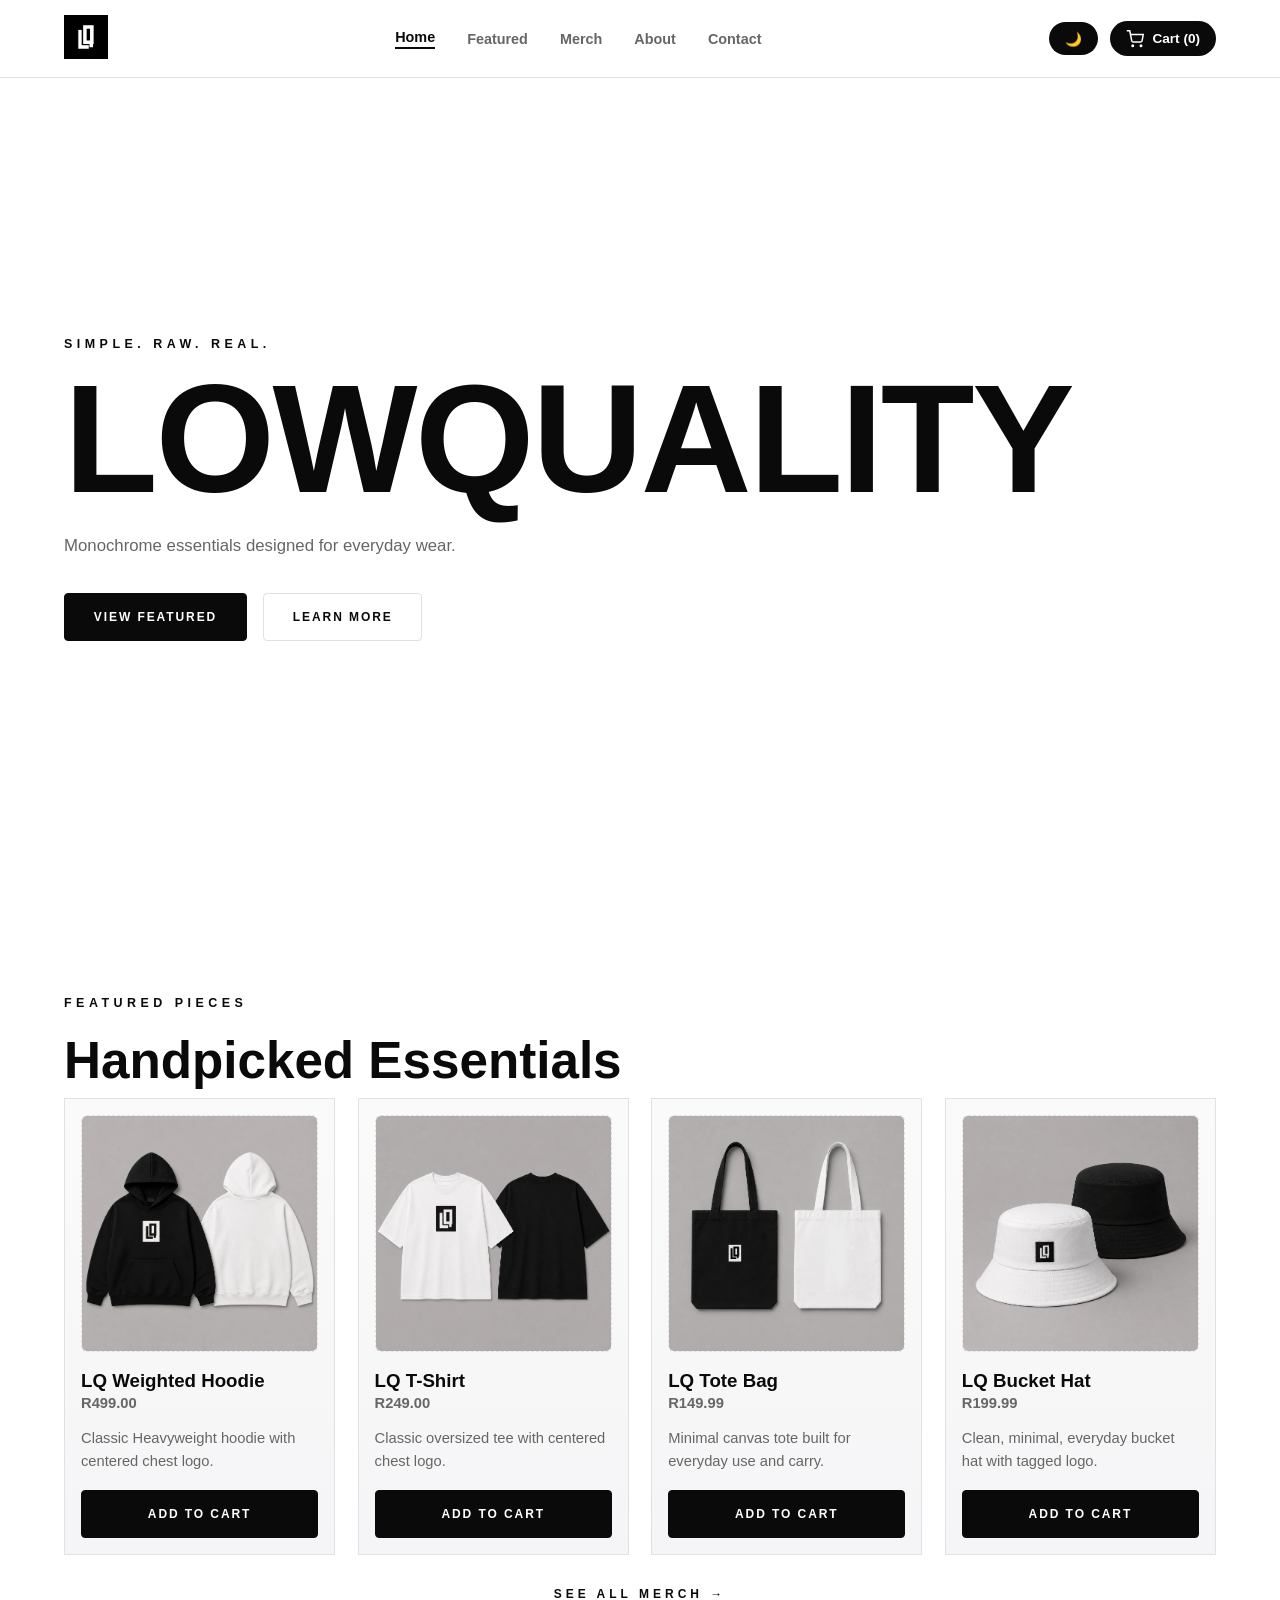
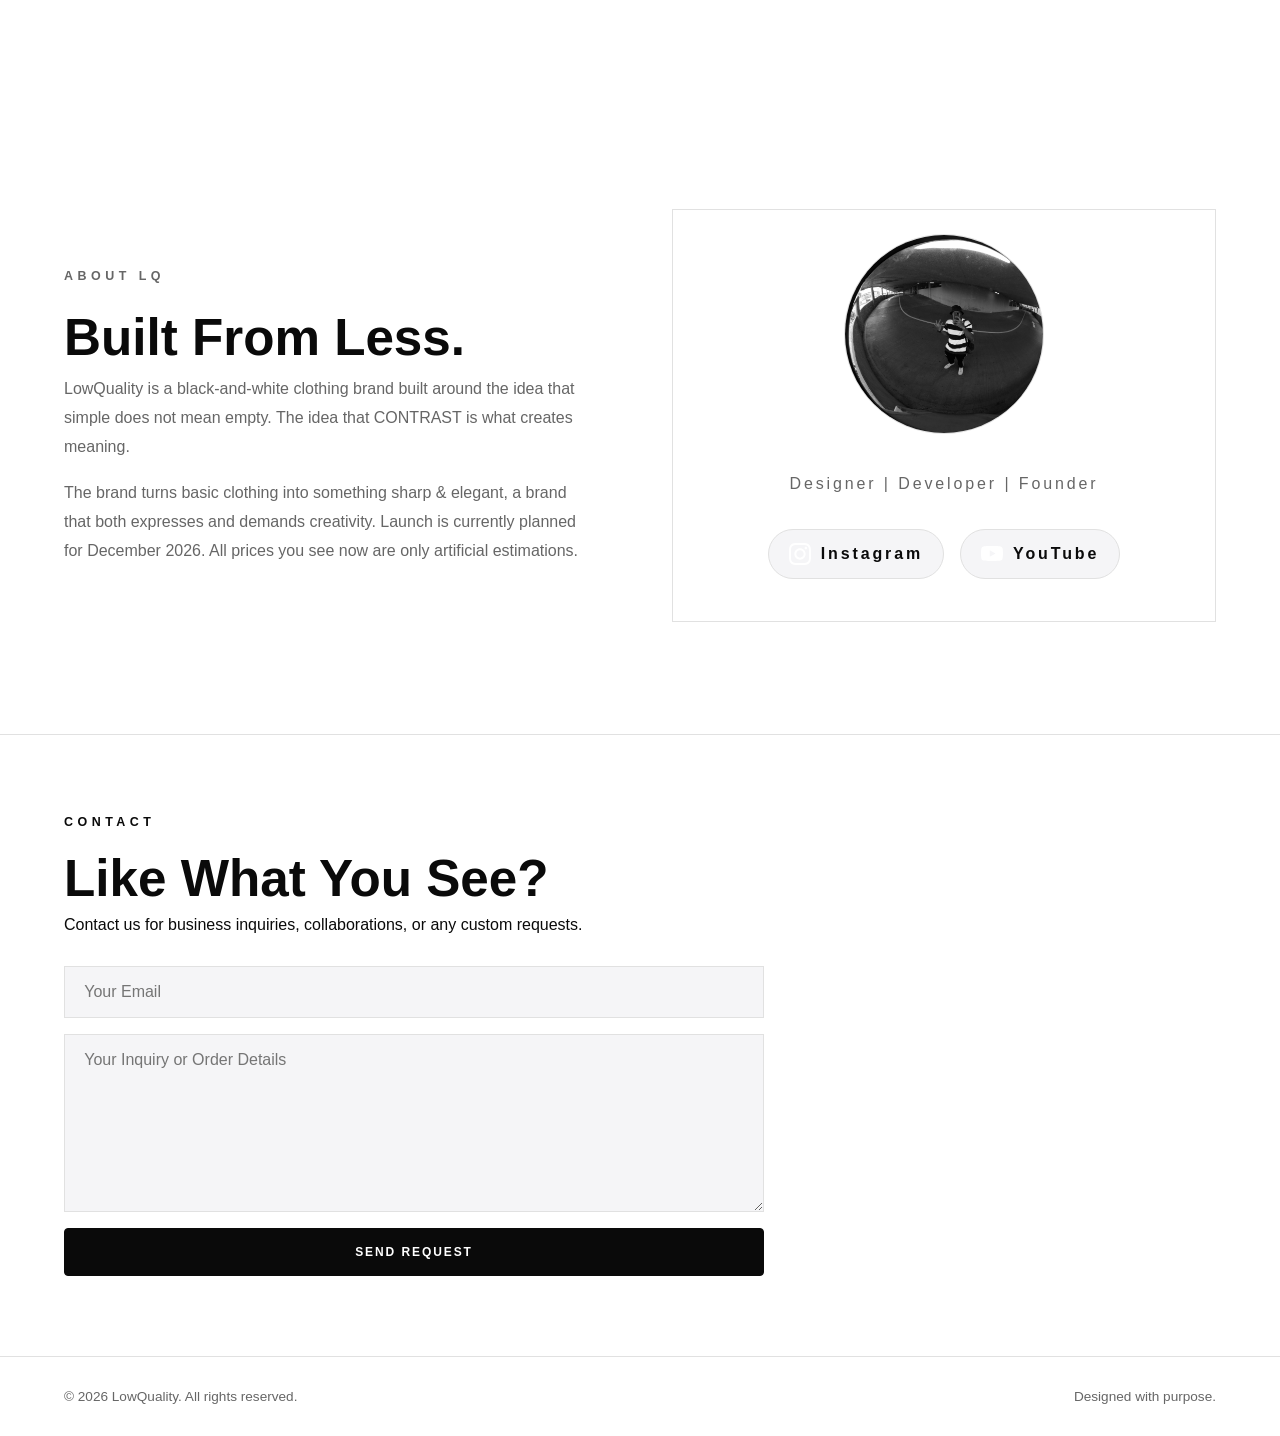
<file: index.html>
<!DOCTYPE html>
<html lang="en">

<head>
    <meta charset="UTF-8" />
    <meta name="viewport" content="width=device-width, initial-scale=1.0" />
    <title>LowQuality | Clothing Store</title>
    <link rel="stylesheet" href="style.css" />
    <link rel="stylesheet" href="assets/photoswipe/photoswipe.css" />
    <link rel="icon" href="favicon.png">
</head>

<body>

<header class="site-header">
    <a href="index.html#home">
        <img class="logo" id="site-logo" src="assets/icons/logo_b.png" alt="LowQuality Logo">
    </a>

    <button id="mobile-menu-toggle" class="mobile-menu-btn" aria-label="Toggle Navigation">
        <span class="hamburger-bar"></span>
        <span class="hamburger-bar"></span>
        <span class="hamburger-bar"></span>
    </button>

    <nav id="nav-menu">
        <a href="index.html#home">Home</a>
        <a href="index.html#featured">Featured</a>
        <a href="merch.html">Merch</a>
        <a href="index.html#about">About</a>
        <a href="index.html#contact">Contact</a>
    </nav>

    <div class="header-actions">
        <button id="theme-toggle" class="theme-toggle-btn" aria-label="Toggle theme">
            <span id="theme-icon">🌙</span>
        </button>

        <a href="cart.html" class="cart-btn">
            <svg width="18" height="18" viewBox="0 0 24 24" fill="none" stroke="currentColor" stroke-width="2">
                <circle cx="9" cy="21" r="1"></circle>
                <circle cx="20" cy="21" r="1"></circle>
                <path d="M1 1h4l2.68 13.39a2 2 0 0 0 2 1.61h9.72a2 2 0 0 0 2-1.61L23 6H6"></path>
            </svg>
            <span>Cart (<span id="cart-count">0</span>)</span>
        </a>
    </div>
</header>

    <main>
        <section id="home" class="hero">
            <p class="eyebrow">Simple. Raw. Real.</p>
            <h1>LOWQUALITY</h1>

            <p class="hero-text">
                Monochrome essentials designed for everyday wear.
            </p>

            <div class="hero-buttons">
                <a href="#featured" class="btn btn-light">View Featured</a>
                <a href="#about" class="btn btn-dark">Learn More</a>
            </div>
        </section>

        <section id="featured" class="section">
            <p class="eyebrow">Featured Pieces</p>
            <h2>Handpicked Essentials</h2>

            <div class="product-grid">
                <article class="product-card">
                    <a class="product-image" href="assets/apparel/hoodie_bw.webp" data-pswp-width="1024" data-pswp-height="1024" target="_blank">
                        <img src="assets/apparel/hoodie_bw.webp" alt="LowQuality Hoodie">
                    </a>
                    <br>
                    <h3>LQ Weighted Hoodie</h3>
                    <p class="price">R499.00</p>
                    <p>Classic Heavyweight hoodie with centered chest logo.</p>
                    <button class="add-to-cart-btn btn btn-light" data-id="lq-hoodie" data-name="LQ Weighted Hoodie" data-price="499.00" data-img="assets/apparel/hoodie_bw.webp">
                        Add to Cart
                    </button>
                </article>

                <article class="product-card">
                    <a class="product-image" href="assets/apparel/shirt_wb.webp" data-pswp-width="1024" data-pswp-height="1024" target="_blank">
                        <img src="assets/apparel/shirt_wb.webp" alt="LowQuality Tee">
                    </a>
                    <br>
                    <h3>LQ T-Shirt</h3>
                    <p class="price">R249.00</p>
                    <p>Classic oversized tee with centered chest logo.</p>
                    <button class="add-to-cart-btn btn btn-light" data-id="lq-tshirt" data-name="LQ T-Shirt" data-price="249.00" data-img="assets/apparel/shirt_wb.webp">
                        Add to Cart
                    </button>
                </article>

                <article class="product-card">
                    <a class="product-image" href="assets/apparel/bag_wb.webp" data-pswp-width="1024" data-pswp-height="1024" target="_blank">
                        <img src="assets/apparel/bag_wb.webp" alt="LowQuality Tote Bag">
                    </a>
                    <br>
                    <h3>LQ Tote Bag</h3>
                    <p class="price">R149.99</p>
                    <p>Minimal canvas tote built for everyday use and carry.</p>
                    <button class="add-to-cart-btn btn btn-light" data-id="lq-tote" data-name="LQ Tote Bag" data-price="149.99" data-img="assets/apparel/bag_wb.webp">
                        Add to Cart
                    </button>
                </article>

                <article class="product-card">
                    <a class="product-image" href="assets/apparel/bucket_hat_wb.webp" data-pswp-width="1024" data-pswp-height="1024" target="_blank">
                        <img src="assets/apparel/bucket_hat_wb.webp" alt="LowQuality Bucket Hat">
                    </a>
                    <br>
                    <h3>LQ Bucket Hat</h3>
                    <p class="price">R199.99</p>
                    <p>Clean, minimal, everyday bucket hat with tagged logo.</p>
                    <button class="add-to-cart-btn btn btn-light" data-id="lq-bucket-hat" data-name="LQ Bucket Hat" data-price="199.99" data-img="assets/apparel/bucket_hat_wb.webp">
                        Add to Cart
                    </button>
                </article>
            </div>

            <a href="merch.html" class="text-link">SEE ALL MERCH →</a>
        </section>

        <section id="about" class="about-section">
            <div>
                <p class="eyebrow">About LQ</p>
                <h2>Built From Less.</h2>

                <p>
                    LowQuality is a black-and-white clothing brand built around the idea
                    that simple does not mean empty. The idea that CONTRAST is what creates
                    meaning.
                </p>
                <br>
                <p>
                    The brand turns basic clothing into something sharp & elegant,
                    a brand that both expresses and demands creativity. Launch is
                    currently planned for <span>December 2026</span>. All prices you see now are
                    only artificial estimations.
                </p>
            </div>

            <div class="graphic-box">
                <img src="assets/apparel/thabang.jpg" alt="Portrait of Thabang Malele" class="profile-photo">
                <br><br>
                <p>Designer | Developer | Founder</p>
                <div class="social-links">
                    <a href="https://www.instagram.com/sovdoesart" target="_blank">
                        <img src="assets/icons/instagram.svg" alt="Instagram icon">
                        Instagram
                    </a>
                    <a href="https://www.youtube.com/@sovtalksfiction" target="_blank">
                        <img src="assets/icons/youtube.svg" alt="YouTube icon">
                        YouTube
                    </a>
                </div>
                <br>
            </div>
        </section>

        <section id="contact" class="contact-section">
            <p class="eyebrow">Contact</p>
            <h2>Like What You See?</h2>

            <p>
                Contact us for business inquiries, collaborations, or any custom requests.
            </p>

            <form action="https://api.web3forms.com/submit" method="POST" class="contact-form">
                <input type="hidden" name="access_key" value="0fe1abfb-c965-4b14-9a2f-18bde9db8925">
                <input type="hidden" name="redirect" value="https://lowquality.co.za/order-confirmed.html">
                <input type="hidden" name="subject" value="LOWQUALITY Business Inquiry">

                <input type="email" name="email" placeholder="Your Email" autocomplete="email" required>
                <textarea name="message" id="order-message" placeholder="Your Inquiry or Order Details" rows="8" required></textarea>

                <button type="submit" class="btn btn-light">
                    Send Request
                </button>
            </form>
        </section>
    </main>

    <footer>
        <p>© 2026 LowQuality. All rights reserved.</p>
        <p>Designed with purpose.</p>
    </footer>

    <script type="module" src="script.js"></script>
</body>

</html>
</file>
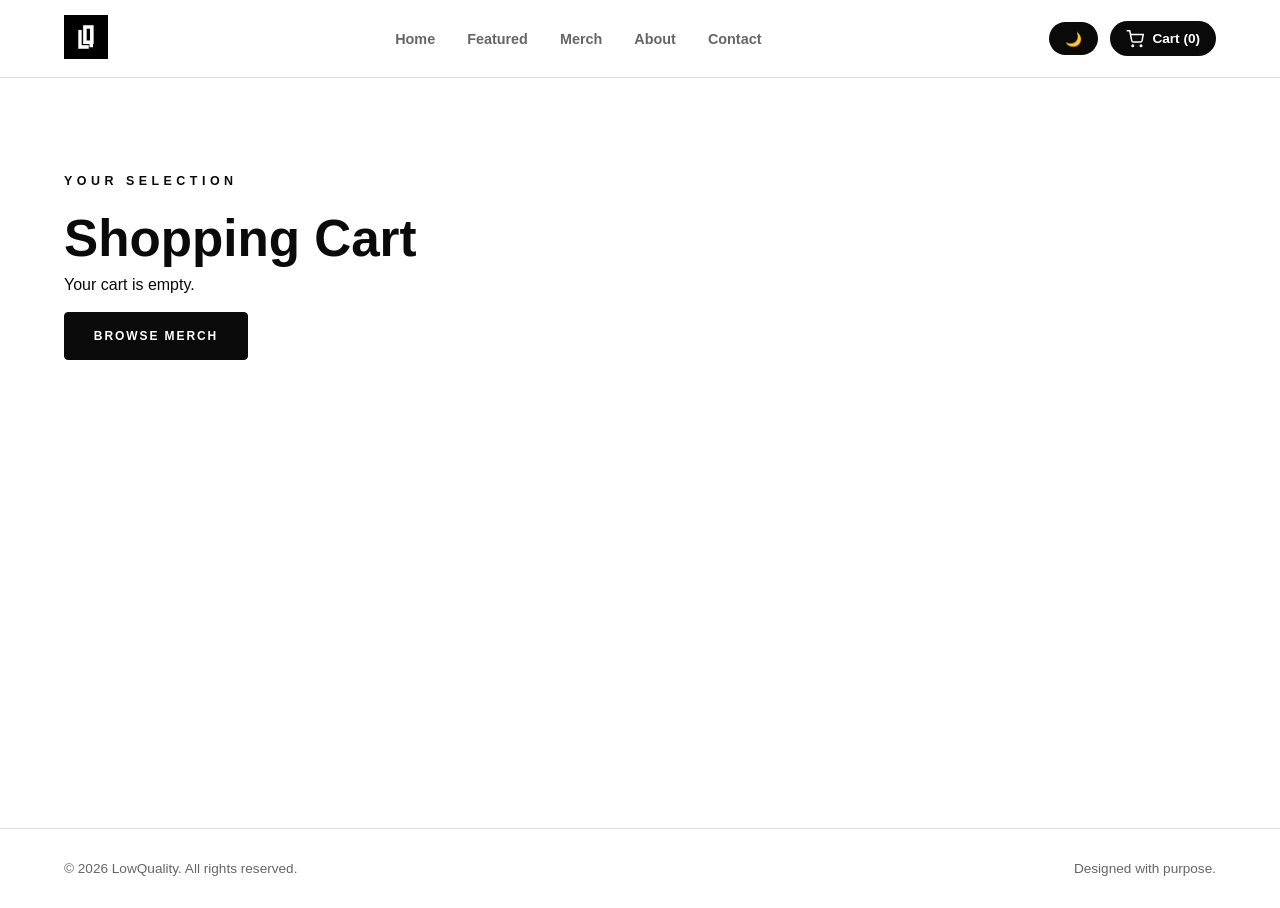
<file: cart.html>
<!DOCTYPE html>
<html lang="en">

<head>
    <meta charset="UTF-8">
    <meta name="viewport" content="width=device-width, initial-scale=1.0">
    <title>LowQuality | Your Cart</title>
    <link rel="stylesheet" href="style.css">
    <link rel="icon" href="favicon.png">
</head>

<body>
<header class="site-header">
    <a href="index.html#home">
        <img class="logo" id="site-logo" src="assets/icons/logo_b.png" alt="LowQuality Logo">
    </a>

    <button id="mobile-menu-toggle" class="mobile-menu-btn" aria-label="Toggle Navigation">
        <span class="hamburger-bar"></span>
        <span class="hamburger-bar"></span>
        <span class="hamburger-bar"></span>
    </button>

    <nav id="nav-menu">
        <a href="index.html#home">Home</a>
        <a href="index.html#featured">Featured</a>
        <a href="merch.html">Merch</a>
        <a href="index.html#about">About</a>
        <a href="index.html#contact">Contact</a>
    </nav>

    <div class="header-actions">
        <button id="theme-toggle" class="theme-toggle-btn" aria-label="Toggle theme">
            <span id="theme-icon">🌙</span>
        </button>

        <a href="cart.html" class="cart-btn">
            <svg width="18" height="18" viewBox="0 0 24 24" fill="none" stroke="currentColor" stroke-width="2">
                <circle cx="9" cy="21" r="1"></circle>
                <circle cx="20" cy="21" r="1"></circle>
                <path d="M1 1h4l2.68 13.39a2 2 0 0 0 2 1.61h9.72a2 2 0 0 0 2-1.61L23 6H6"></path>
            </svg>
            <span>Cart (<span id="cart-count">0</span>)</span>
        </a>
    </div>
</header>

    <main class="cart-page">
        <section class="section">
            <p class="eyebrow">Your Selection</p>
            <h2>Shopping Cart</h2>

            <div id="cart-content">
                <!-- Javascript will dynamically inject cart items or empty state here -->
            </div>
        </section>
    </main>

    <footer>
        <p>© 2026 LowQuality. All rights reserved.</p>
        <p>Designed with purpose.</p>
    </footer>

    <script type="module" src="script.js"></script>
</body>

</html>
</file>
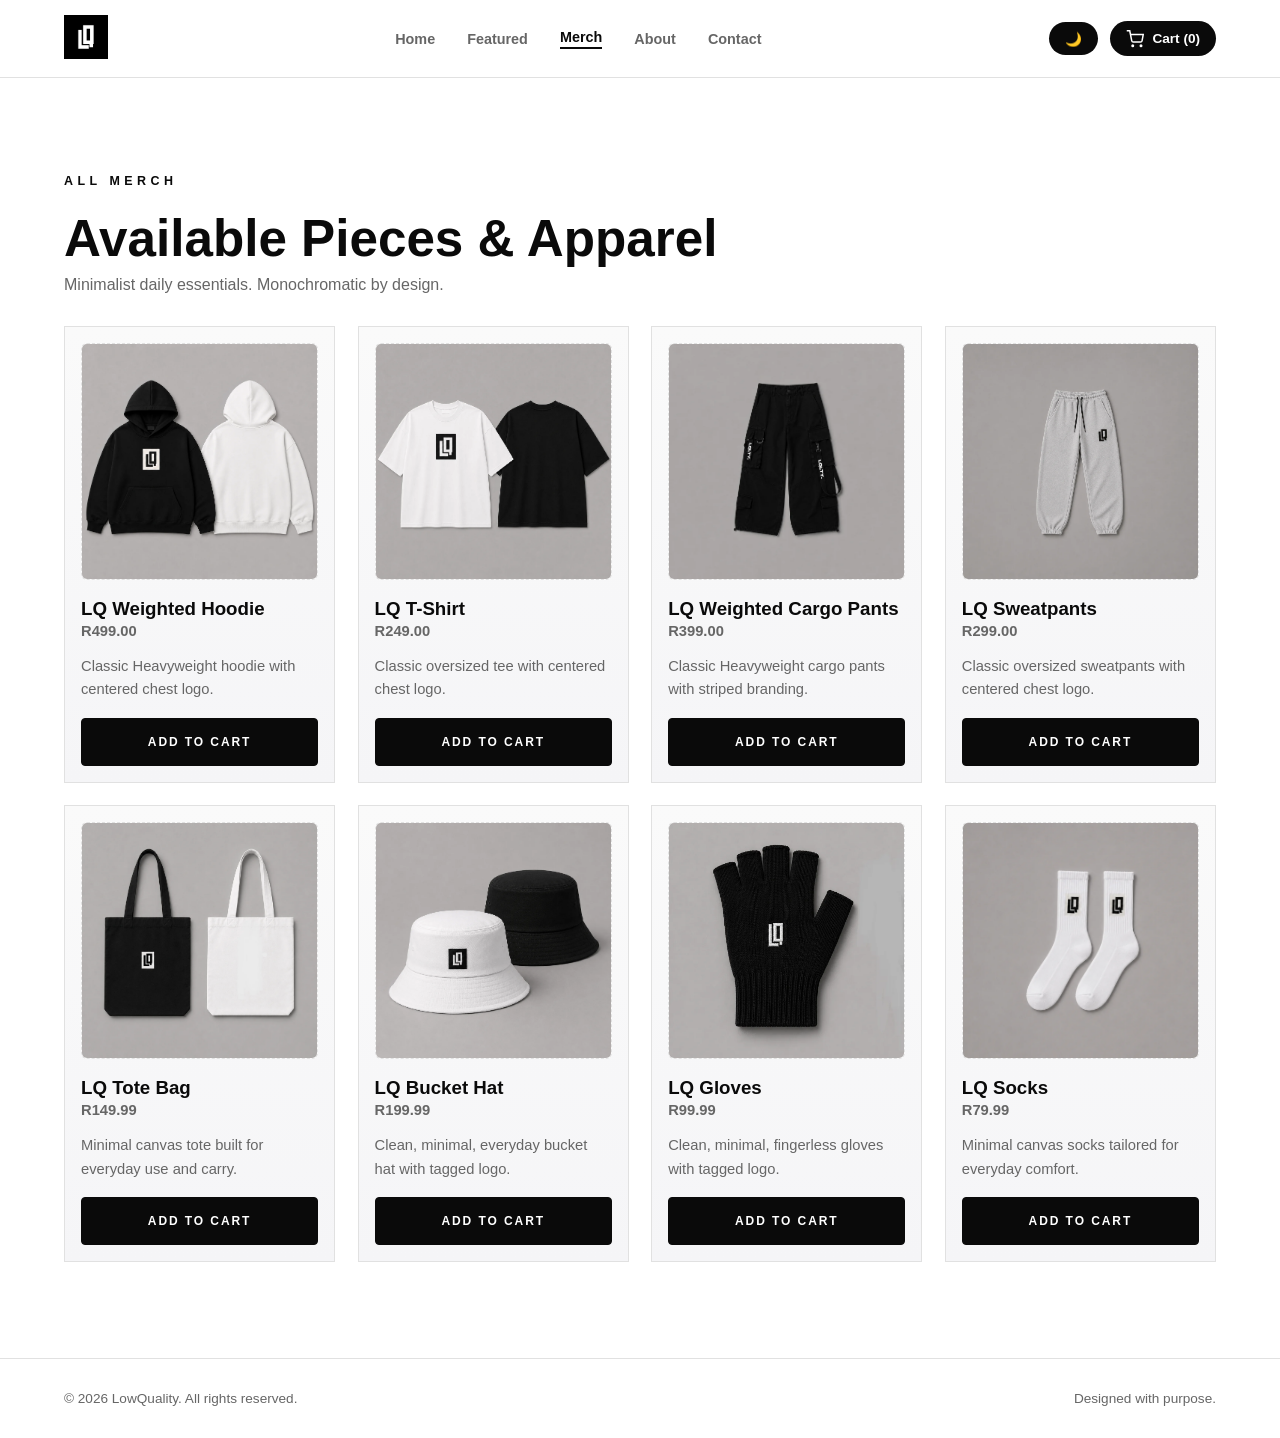
<file: checkout.html>
<!DOCTYPE html>
<html lang="en">

<head>
    <meta charset="UTF-8">
    <meta name="viewport" content="width=device-width, initial-scale=1.0">
    <title>LowQuality | Checkout</title>
    <link rel="stylesheet" href="style.css">
    <link rel="icon" href="favicon.png">
</head>

<body>
<header class="site-header">
    <a href="index.html#home">
        <img class="logo" id="site-logo" src="assets/icons/logo_b.png" alt="LowQuality Logo">
    </a>

    <button id="mobile-menu-toggle" class="mobile-menu-btn" aria-label="Toggle Navigation">
        <span class="hamburger-bar"></span>
        <span class="hamburger-bar"></span>
        <span class="hamburger-bar"></span>
    </button>

    <nav id="nav-menu">
        <a href="index.html#home">Home</a>
        <a href="index.html#featured">Featured</a>
        <a href="merch.html">Merch</a>
        <a href="index.html#about">About</a>
        <a href="index.html#contact">Contact</a>
    </nav>

    <div class="header-actions">
        <button id="theme-toggle" class="theme-toggle-btn" aria-label="Toggle theme">
            <span id="theme-icon">🌙</span>
        </button>

        <a href="cart.html" class="cart-btn">
            <svg width="18" height="18" viewBox="0 0 24 24" fill="none" stroke="currentColor" stroke-width="2">
                <circle cx="9" cy="21" r="1"></circle>
                <circle cx="20" cy="21" r="1"></circle>
                <path d="M1 1h4l2.68 13.39a2 2 0 0 0 2 1.61h9.72a2 2 0 0 0 2-1.61L23 6H6"></path>
            </svg>
            <span>Cart (<span id="cart-count">0</span>)</span>
        </a>
    </div>
</header>

    <main class="checkout-page">
        <section class="section">
            <p class="eyebrow">Final Step</p>
            <h2>Order Checkout</h2>

            <div class="checkout-grid">
                <!-- Order Summary Column -->
                <div class="checkout-summary-box">
                    <h3>Order Summary</h3>
                    <div id="checkout-items-list" class="checkout-items-list">
                        <!-- Items dynamically injected -->
                    </div>
                    <div class="checkout-total-row">
                        <span>Total:</span>
                        <span id="checkout-total-price">R0.00</span>
                    </div>
                </div>

                <!-- Checkout Form Column -->
                <div class="checkout-form-box">
                    <form action="https://formsubmit.co/3362db90eb63ec561bc05fd7324d6969" method="POST" id="checkout-form" class="contact-form">
                        <!-- Configuration Inputs for FormSubmit -->
                        <input type="hidden" name="_subject" value="NEW LOWQUALITY ORDER">
                        <input type="hidden" name="_next" value="https://lowquality.co.za/order-confirmed.html">
                        <input type="hidden" name="_template" value="table">
                        <input type="hidden" name="_captcha" value="false">
                        
                        <!-- Hidden payload containing cart items, size, color, & total -->
                        <input type="hidden" name="Order_Details" id="hidden-order-details">

                        <label class="form-label">Contact Details</label>
                        <input type="email" name="Customer_Email" placeholder="Your Email Address" autocomplete="email" required>
                        <input type="tel" name="Customer_Phone" placeholder="Phone / WhatsApp Number" pattern="[0-9+\s\-]{7,15}" required>

                        <label class="form-label">Shipping / Delivery Address</label>
                        <textarea name="Shipping_Address" placeholder="Full Street Address, City, Postal Code" rows="4" required></textarea>

                        <label class="form-label">Additional Order Notes (Optional)</label>
                        <textarea name="Notes" placeholder="Size specifics, custom requests, etc." rows="3"></textarea>

                        <button type="submit" class="btn btn-light checkout-submit-btn">
                            Proceed to Payment
                        </button>
                    </form>
                </div>
            </div>
        </section>
    </main>

    <footer>
        <p>© 2026 LowQuality. All rights reserved.</p>
        <p>Designed with purpose.</p>
    </footer>

    <script type="module" src="script.js"></script>
</body>

</html>
</file>
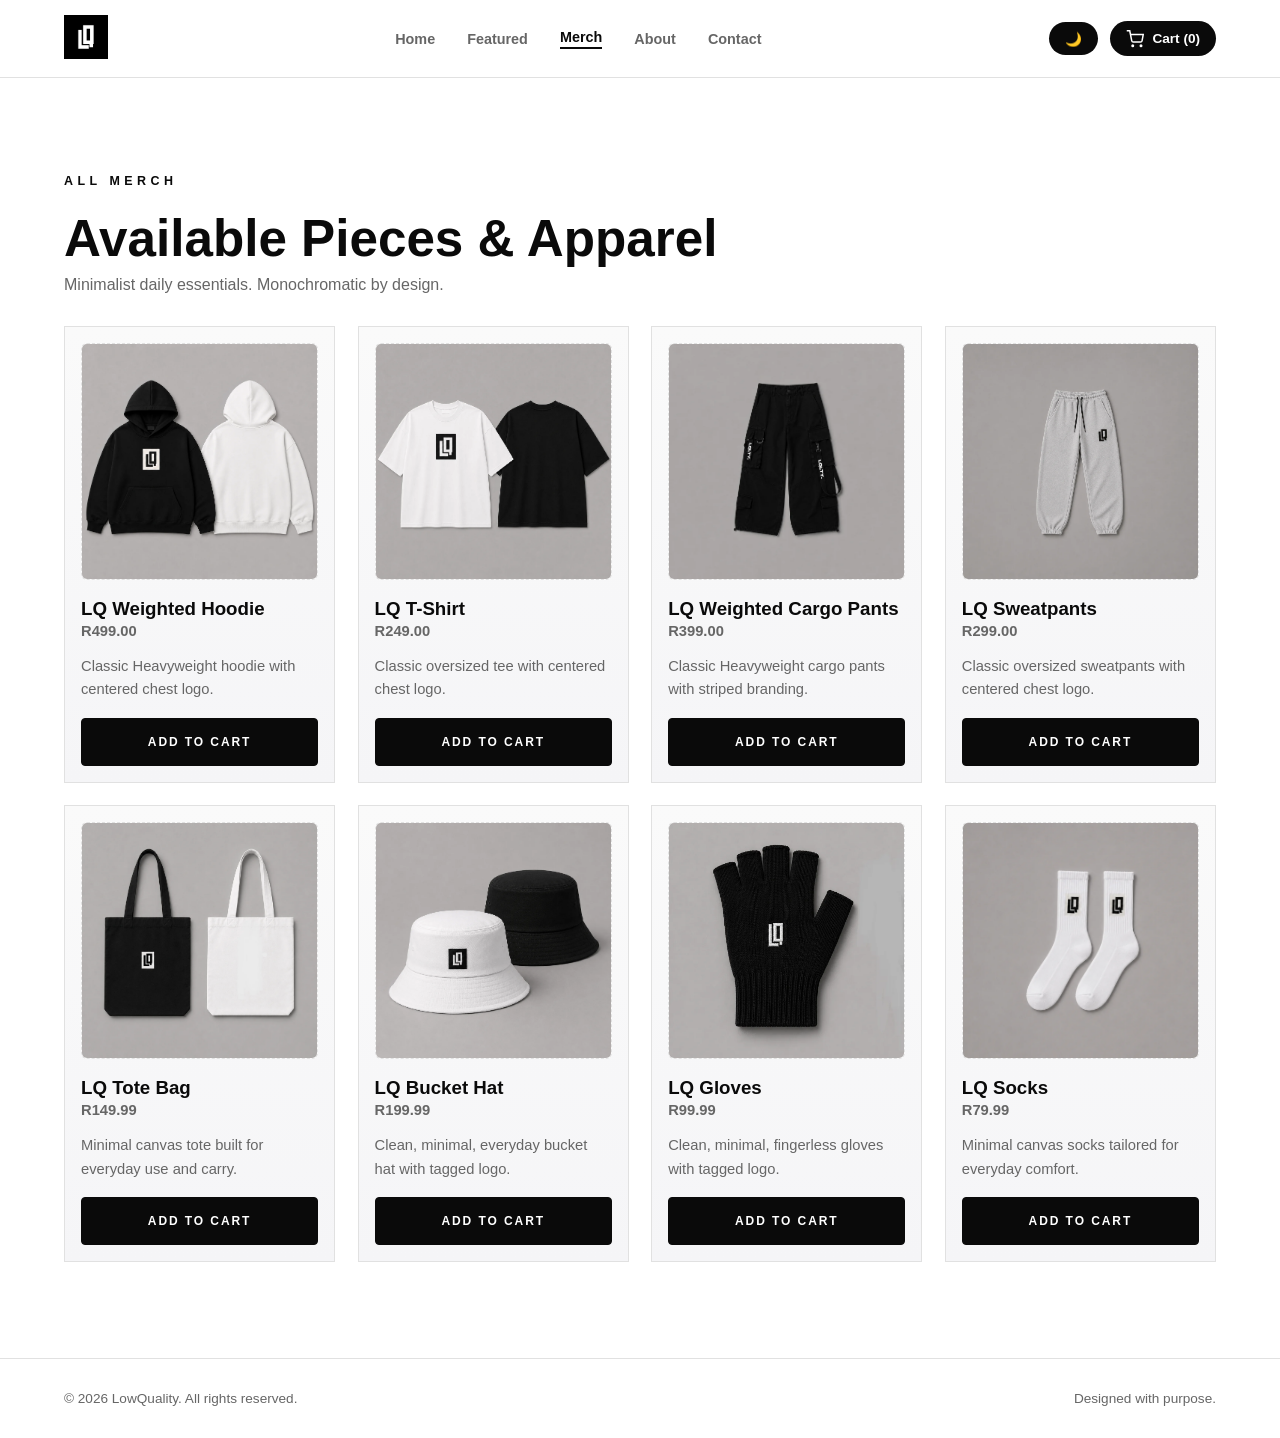
<file: merch.html>
<!DOCTYPE html>
<html lang="en">

<head>
    <meta charset="UTF-8">
    <meta name="viewport" content="width=device-width, initial-scale=1.0">
    <title>LowQuality | Merch</title>
    <link rel="stylesheet" href="style.css">
    <link rel="stylesheet" href="assets/photoswipe/photoswipe.css" />
    <link rel="icon" href="favicon.png">
</head>

<body>
<header class="site-header">
    <a href="index.html#home">
        <img class="logo" id="site-logo" src="assets/icons/logo_b.png" alt="LowQuality Logo">
    </a>

    <button id="mobile-menu-toggle" class="mobile-menu-btn" aria-label="Toggle Navigation">
        <span class="hamburger-bar"></span>
        <span class="hamburger-bar"></span>
        <span class="hamburger-bar"></span>
    </button>

    <nav id="nav-menu">
        <a href="index.html#home">Home</a>
        <a href="index.html#featured">Featured</a>
        <a href="merch.html">Merch</a>
        <a href="index.html#about">About</a>
        <a href="index.html#contact">Contact</a>
    </nav>

    <div class="header-actions">
        <button id="theme-toggle" class="theme-toggle-btn" aria-label="Toggle theme">
            <span id="theme-icon">🌙</span>
        </button>

        <a href="cart.html" class="cart-btn">
            <svg width="18" height="18" viewBox="0 0 24 24" fill="none" stroke="currentColor" stroke-width="2">
                <circle cx="9" cy="21" r="1"></circle>
                <circle cx="20" cy="21" r="1"></circle>
                <path d="M1 1h4l2.68 13.39a2 2 0 0 0 2 1.61h9.72a2 2 0 0 0 2-1.61L23 6H6"></path>
            </svg>
            <span>Cart (<span id="cart-count">0</span>)</span>
        </a>
    </div>
</header>

    <main>
        <section id="merch" class="section">
            <p class="eyebrow">All Merch</p>
            <h2>Available Pieces & Apparel</h2>
            <p class="merch-subtext">Minimalist daily essentials. Monochromatic by design.</p>

            <div class="product-grid">
                <article class="product-card">
                    <a class="product-image" href="assets/apparel/hoodie_bw.webp" data-pswp-width="1024" data-pswp-height="1024" target="_blank">
                        <img src="assets/apparel/hoodie_bw.webp" alt="LowQuality Hoodie">
                    </a>
                    <br>
                    <h3>LQ Weighted Hoodie</h3>
                    <p class="price">R499.00</p>
                    <p>Classic Heavyweight hoodie with centered chest logo.</p>
                    <button class="add-to-cart-btn btn btn-light" data-id="lq-hoodie" data-name="LQ Weighted Hoodie" data-price="499.00" data-img="assets/apparel/hoodie_bw.webp">
                        Add to Cart
                    </button>
                </article>

                <article class="product-card">
                    <a class="product-image" href="assets/apparel/shirt_wb.webp" data-pswp-width="1024" data-pswp-height="1024" target="_blank">
                        <img src="assets/apparel/shirt_wb.webp" alt="LowQuality Tee">
                    </a>
                    <br>
                    <h3>LQ T-Shirt</h3>
                    <p class="price">R249.00</p>
                    <p>Classic oversized tee with centered chest logo.</p>
                    <button class="add-to-cart-btn btn btn-light" data-id="lq-tshirt" data-name="LQ T-Shirt" data-price="249.00" data-img="assets/apparel/shirt_wb.webp">
                        Add to Cart
                    </button>
                </article>

                <article class="product-card">
                    <a class="product-image" href="assets/apparel/cargopants_b.webp" data-pswp-width="1024" data-pswp-height="1024" target="_blank">
                        <img src="assets/apparel/cargopants_b.webp" alt="LowQuality Cargo Pants">
                    </a>
                    <br>
                    <h3>LQ Weighted Cargo Pants</h3>
                    <p class="price">R399.00</p>
                    <p>Classic Heavyweight cargo pants with striped branding.</p>
                    <button class="add-to-cart-btn btn btn-light" data-id="lq-cargo-pants" data-name="LQ Weighted Cargo Pants" data-price="399.00" data-img="assets/apparel/cargopants_b.webp">
                        Add to Cart
                    </button>
                </article>

                <article class="product-card">
                    <a class="product-image" href="assets/apparel/sweatpants_g.webp" data-pswp-width="1024" data-pswp-height="1024" target="_blank">
                        <img src="assets/apparel/sweatpants_g.webp" alt="LowQuality Sweatpants">
                    </a>
                    <br>
                    <h3>LQ Sweatpants</h3>
                    <p class="price">R299.00</p>
                    <p>Classic oversized sweatpants with centered chest logo.</p>
                    <button class="add-to-cart-btn btn btn-light" data-id="lq-sweatpants" data-name="LQ Sweatpants" data-price="299.00" data-img="assets/apparel/sweatpants_g.webp">
                        Add to Cart
                    </button>
                </article>

                <article class="product-card">
                    <a class="product-image" href="assets/apparel/bag_wb.webp" data-pswp-width="1024" data-pswp-height="1024" target="_blank">
                        <img src="assets/apparel/bag_wb.webp" alt="LowQuality Tote Bag">
                    </a>
                    <br>
                    <h3>LQ Tote Bag</h3>
                    <p class="price">R149.99</p>
                    <p>Minimal canvas tote built for everyday use and carry.</p>
                    <button class="add-to-cart-btn btn btn-light" data-id="lq-tote" data-name="LQ Tote Bag" data-price="149.99" data-img="assets/apparel/bag_wb.webp">
                        Add to Cart
                    </button>
                </article>

                <article class="product-card">
                    <a class="product-image" href="assets/apparel/bucket_hat_wb.webp" data-pswp-width="1024" data-pswp-height="1024" target="_blank">
                        <img src="assets/apparel/bucket_hat_wb.webp" alt="LowQuality Bucket Hat">
                    </a>
                    <br>
                    <h3>LQ Bucket Hat</h3>
                    <p class="price">R199.99</p>
                    <p>Clean, minimal, everyday bucket hat with tagged logo.</p>
                    <button class="add-to-cart-btn btn btn-light" data-id="lq-bucket-hat" data-name="LQ Bucket Hat" data-price="199.99" data-img="assets/apparel/bucket_hat_wb.webp">
                        Add to Cart
                    </button>
                </article>

                <article class="product-card">
                    <a class="product-image" href="assets/apparel/glove_b.webp" data-pswp-width="1024" data-pswp-height="1024" target="_blank">
                        <img src="assets/apparel/glove_b.webp" alt="LowQuality Glove">
                    </a>
                    <br>
                    <h3>LQ Gloves</h3>
                    <p class="price">R99.99</p>
                    <p>Clean, minimal, fingerless gloves with tagged logo.</p>
                    <button class="add-to-cart-btn btn btn-light" data-id="lq-gloves" data-name="LQ Gloves" data-price="99.99" data-img="assets/apparel/glove_b.webp">
                        Add to Cart
                    </button>
                </article>

                <article class="product-card">
                    <a class="product-image" href="assets/apparel/socks_w.webp" data-pswp-width="1024" data-pswp-height="1024" target="_blank">
                        <img src="assets/apparel/socks_w.webp" alt="LowQuality Socks">
                    </a>
                    <br>
                    <h3>LQ Socks</h3>
                    <p class="price">R79.99</p>
                    <p>Minimal canvas socks tailored for everyday comfort.</p>
                    <button class="add-to-cart-btn btn btn-light" data-id="lq-socks" data-name="LQ Socks" data-price="79.99" data-img="assets/apparel/socks_w.webp">
                        Add to Cart
                    </button>
                </article>
            </div>
        </section>
    </main>

    <footer>
        <p>© 2026 LowQuality. All rights reserved.</p>
        <p>Designed with purpose.</p>
    </footer>

    <script type="module" src="script.js"></script>
</body>

</html>
</file>
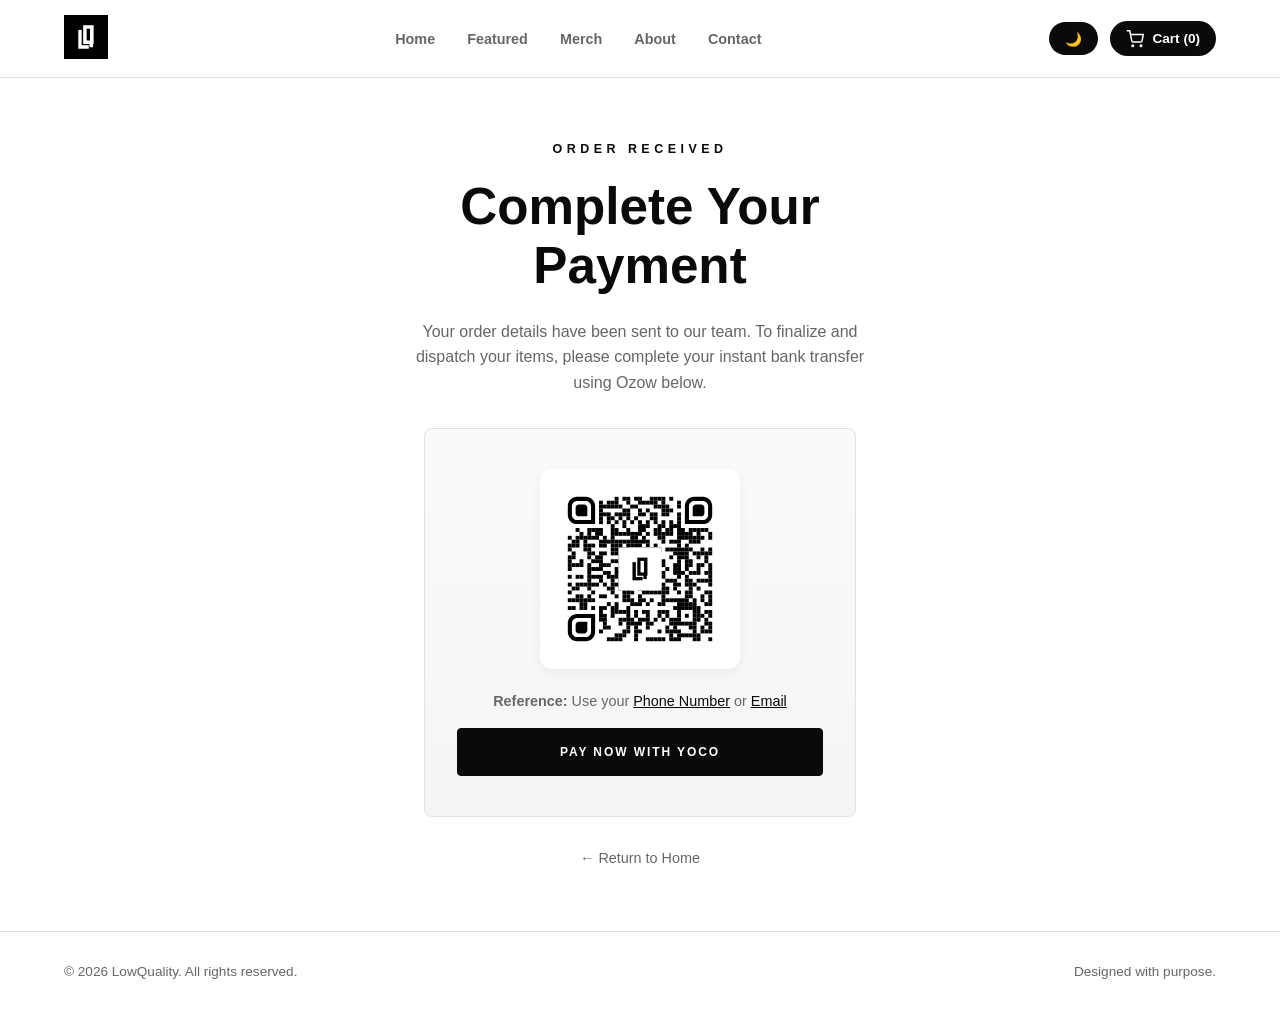
<file: order-confirmed.html>
<!DOCTYPE html>
<html lang="en">

<head>
    <meta charset="UTF-8">
    <meta name="viewport" content="width=device-width, initial-scale=1.0">
    <title>LowQuality | Order Confirmed</title>
    <link rel="stylesheet" href="style.css">
    <link rel="icon" href="favicon.png">
</head>

<body>
<header class="site-header">
    <a href="index.html#home">
        <img class="logo" id="site-logo" src="assets/icons/logo_b.png" alt="LowQuality Logo">
    </a>

    <button id="mobile-menu-toggle" class="mobile-menu-btn" aria-label="Toggle Navigation">
        <span class="hamburger-bar"></span>
        <span class="hamburger-bar"></span>
        <span class="hamburger-bar"></span>
    </button>

    <nav id="nav-menu">
        <a href="index.html#home">Home</a>
        <a href="index.html#featured">Featured</a>
        <a href="merch.html">Merch</a>
        <a href="index.html#about">About</a>
        <a href="index.html#contact">Contact</a>
    </nav>

    <div class="header-actions">
        <button id="theme-toggle" class="theme-toggle-btn" aria-label="Toggle theme">
            <span id="theme-icon">🌙</span>
        </button>

        <a href="cart.html" class="cart-btn">
            <svg width="18" height="18" viewBox="0 0 24 24" fill="none" stroke="currentColor" stroke-width="2">
                <circle cx="9" cy="21" r="1"></circle>
                <circle cx="20" cy="21" r="1"></circle>
                <path d="M1 1h4l2.68 13.39a2 2 0 0 0 2 1.61h9.72a2 2 0 0 0 2-1.61L23 6H6"></path>
            </svg>
            <span>Cart (<span id="cart-count">0</span>)</span>
        </a>
    </div>
</header>
    <main class="confirmation-page">
        <section class="section confirmation-box">
            <p class="eyebrow">Order Received</p>
            <h2>Complete Your Payment</h2>
            <p class="confirmation-desc">
                Your order details have been sent to our team. To finalize and dispatch your items, please complete your instant bank transfer using Ozow below.
            </p>

            <div class="payment-card">
                <div class="qr-container">
                    <img src="assets/icons/payment-page.svg" alt="Payment QR Code" class="payment-qr-img">
                </div>

                <div class="payment-instructions">
                    <p class="ref-note"><strong>Reference:</strong> Use your <span>Phone Number</span> or <span>Email</span></p>
                    <a href="https://pay.yoco.com/lowquality-pty-ltd" 
                        target="_blank" 
                        rel="noopener" 
                        id="yoco-pay-btn" 
                        class="btn btn-light pay-link-btn">
                        Pay Now with YOCO
                    </a>
                </div>
            </div>

            <div class="confirmation-actions">
                <a href="index.html" class="continue-link">← Return to Home</a>
            </div>
        </section>
    </main>

    <footer>
        <p>© 2026 LowQuality. All rights reserved.</p>
        <p>Designed with purpose.</p>
    </footer>

    <script type="module" src="script.js"></script>
</body>

</html>
</file>
<file: style.css>
* {
    margin: 0;
    padding: 0;
    box-sizing: border-box;
}

html {
    scroll-behavior: smooth;
}

/* Dynamic Color Palettes */
:root {
    --bg: #ffffff;
    --text: #0a0a0a;
    --card: #f5f5f7;
    --card-light: #fafafa;
    --border: #e1e1e1;
    --muted: #666666;
    --header-bg: rgba(255, 255, 255, 0.78);
    --header-border: rgba(0, 0, 0, 0.08);
}

[data-theme="dark"] {
    --bg: #0a0a0a;
    --text: #ffffff;
    --card: #141414;
    --card-light: #1f1f1f;
    --border: #262626;
    --muted: #888888;
    --header-bg: rgba(10, 10, 10, 0.78);
    --header-border: rgba(255, 255, 255, 0.08);
}

body {
    background-color: var(--bg);
    color: var(--text);
    transition: background-color 0.3s ease, color 0.3s ease;
    font-family: Arial, Helvetica, sans-serif;
    opacity: 0;
}

body.fade-in { opacity: 1; transition: opacity 0.35s ease-in-out; }
body.fade-out { opacity: 0; transition: opacity 0.35s ease-in-out; }

/* Sticky Frosted Glass Header */
.site-header {
    height: 78px;
    padding: 0 5%;
    border-bottom: 1px solid var(--border);
    display: flex;
    align-items: center;
    justify-content: space-between;
    position: sticky;
    top: 0;
    z-index: 100;
    background: var(--bg);
    backdrop-filter: blur(12px);
    -webkit-backdrop-filter: blur(12px);
}

.logo {
    height: 44px;
    width: auto;
}

/* Flex Centered Navigation */
nav {
    display: flex;
    gap: 2rem;
    align-items: center;
}

nav a {
    color: var(--muted);
    text-decoration: none;
    font-weight: 700;
    font-size: 0.9rem;
    transition: color 0.2s ease;
}

nav a:hover,
nav a.active {
    color: var(--text);
}

nav a.active {
    border-bottom: 2px solid var(--text);
    padding-bottom: 2px;
}

/* Header Right Actions Group */
.header-actions {
    display: flex;
    align-items: center;
    gap: 0.8rem;
}

.theme-toggle-btn,
.cart-btn {
    background: var(--text);
    color: var(--bg);
    border: none;
    padding: 0.55rem 1rem;
    border-radius: 30px;
    font-weight: 700;
    font-size: 0.85rem;
    cursor: pointer;
    display: inline-flex;
    align-items: center;
    gap: 0.5rem;
    text-decoration: none;
    transition: transform 0.2s ease, opacity 0.2s ease;
}

.theme-toggle-btn:hover,
.cart-btn:hover {
    opacity: 0.85;
    transform: translateY(-1px);
}

.cart-btn svg {
    stroke: var(--bg);
}

/* Hero Section */
.hero {
    min-height: calc(100vh - 78px);
    padding: 7rem 5%;
    display: flex;
    flex-direction: column;
    justify-content: center;
}

.eyebrow {
    color: var(--text);
    text-transform: uppercase;
    letter-spacing: 0.28rem;
    font-size: 0.78rem;
    font-weight: 900;
    margin-bottom: 1.3rem;
}

.hero h1 {
    font-size: clamp(3.5rem, 12vw, 10rem);
    line-height: 0.88;
    letter-spacing: -0.15rem;
    margin-bottom: 1.5rem;
}

.hero-text {
    max-width: 560px;
    color: var(--muted);
    line-height: 1.8;
    font-size: 1.05rem;
}

.hero-buttons {
    display: flex;
    gap: 1rem;
    margin-top: 2rem;
}

/* Common UI Buttons */
.btn {
    display: inline-block;
    text-decoration: none;
    text-transform: uppercase;
    letter-spacing: 0.12rem;
    font-size: 0.75rem;
    font-weight: 900;
    padding: 1rem 1.8rem;
    border-radius: 4px;
    cursor: pointer;
    border: none;
}

.btn-light {
    background: var(--text);
    color: var(--bg);
    border: 1px solid var(--text);
}

.btn-dark {
    background: transparent;
    color: var(--text);
    border: 1px solid var(--border);
}

.btn-dark:hover {
    border-color: var(--text);
}

/* Sections & Product Layout */
.section { padding: 6rem 5%; }
.section h2, .about-section h2, .contact-section h2 {
    font-size: clamp(2rem, 4vw, 3.2rem);
    margin-bottom: 0.5rem;
}

.merch-subtext {
    color: var(--muted);
    margin-bottom: 2rem;
    font-size: 1rem;
}

.product-grid {
    display: grid;
    grid-template-columns: repeat(4, 1fr);
    gap: 1.4rem;
}

.product-card {
    background: linear-gradient(180deg, var(--card-light), var(--card));
    border: 1px solid var(--border);
    padding: 1rem;
    min-height: 420px;
    display: flex;
    flex-direction: column;
    justify-content: space-between;
}

.product-card:hover { border-color: #555; }

.product-image {
    background: var(--card-light);
    border: 1px dashed var(--border);
    border-radius: 6px;
    overflow: hidden;
    aspect-ratio: 1 / 1;
    display: flex;
    align-items: center;
    justify-content: center;
    cursor: zoom-in;
    text-decoration: none;
}

.product-image img {
    width: 100%;
    height: 100%;
    object-fit: cover;
    transition: transform 0.35s ease;
}

.product-card:hover .product-image img { transform: scale(1.05); }

.price {
    color: var(--text);
    font-weight: 900;
    margin-bottom: 0.7rem;
}

.product-card p {
    color: var(--muted);
    line-height: 1.6;
    font-size: 0.92rem;
}

.add-to-cart-btn { width: 100%; margin-top: 1rem; text-align: center; }

.text-link {
    display: block;
    text-align: center;
    margin-top: 2rem;
    color: var(--text);
    text-decoration: none;
    text-transform: uppercase;
    letter-spacing: 0.25rem;
    font-size: 0.75rem;
    font-weight: 900;
}

/* About Section */
.about-section {
    padding: 7rem 5%;
    display: grid;
    grid-template-columns: 1fr 1fr;
    gap: 4rem;
    align-items: center;
}

.about-section p { max-width: 520px; color: var(--muted); line-height: 1.8; }

.social-links {
    margin-top: 30px;
    display: flex;
    gap: 16px;
}

.social-links a {
    display: flex;
    align-items: center;
    gap: 10px;
    padding: 13px 20px;
    border-radius: 999px;
    background: var(--card);
    border: 1px solid var(--border);
    color: var(--text);
    text-decoration: none;
    font-weight: 700;
    transition: 0.3s;
}

.social-links a:hover {
    transform: translateY(-3px);
    border-color: var(--text);
}

.social-links img { width: 22px; height: 22px; }

.graphic-box {
    padding: 1.5rem;
    border: 1px solid var(--border);
    display: flex;
    
    box-sizing: border-box;
    flex-direction: column;
    align-items: center;
    letter-spacing: 0.18rem;
    color: var(--muted);
}

.graphic-box img{
    max-width: 100%;
    height: auto;
    object-fit: cover;
}

.profile-photo {
    width: 200px;
    height: 200px;
    border-radius: 50%;
    object-fit: cover;
    border: 1px solid var(--border);
    filter: grayscale(100%);
    transition: transform 0.3s ease;
}

.profile-photo:hover { transform: scale(1.03); }

/* Contact Section */
.contact-section {
    padding: 5rem 5%;
    border-top: 1px solid var(--border);
}

.contact-form {
    max-width: 700px;
    display: flex;
    flex-direction: column;
    gap: 1rem;
    margin-top: 2rem;
}

.contact-form input,
.contact-form textarea {
    width: 100%;
    background: var(--card);
    border: 1px solid var(--border);
    color: var(--text);
    padding: 1rem 1.2rem;
    font-size: 1rem;
    font-family: inherit;
}

.contact-form input:focus,
.contact-form textarea:focus {
    outline: none;
    border-color: var(--text);
}

/* Cart & Checkout Modules */
.cart-page, .checkout-page {
    min-height: calc(100vh - 150px);
}

.cart-table {
    width: 100%;
    border-collapse: collapse;
    margin-top: 2rem;
}

.cart-table th, .cart-table td {
    padding: 1.2rem;
    border-bottom: 1px solid var(--border);
}

.cart-table th {
    text-transform: uppercase;
    font-size: 0.75rem;
    letter-spacing: 0.15rem;
    color: var(--muted);
}

.cart-item-info { display: flex; align-items: center; gap: 1.2rem; }
.cart-item-img { width: 60px; height: 60px; object-fit: cover; border-radius: 4px; }

.cart-select {
    background: var(--card);
    border: 1px solid var(--border);
    color: var(--text);
    padding: 0.4rem 0.6rem;
    border-radius: 4px;
}

.qty-btn {
    background: var(--card);
    border: 1px solid var(--border);
    color: var(--text);
    width: 28px;
    height: 28px;
    cursor: pointer;
    border-radius: 4px;
}

.remove-btn {
    background: transparent;
    border: none;
    color: #ff5555;
    cursor: pointer;
    text-decoration: underline;
}

.cart-summary {
    margin-top: 2.5rem;
    display: flex;
    flex-direction: column;
    align-items: flex-end;
    gap: 1rem;
}

.cart-total { font-size: 1.4rem; font-weight: 900; }

.checkout-grid {
    display: grid;
    grid-template-columns: 1fr 1fr;
    gap: 3rem;
    margin-top: 2rem;
}

.checkout-summary-box, .checkout-form-box {
    background: linear-gradient(180deg, var(--card-light), var(--card));
    border: 1px solid var(--border);
    padding: 2rem;
    border-radius: 6px;
}

.checkout-item-row {
    display: flex;
    justify-content: space-between;
    padding: 0.8rem 0;
    border-bottom: 1px dashed var(--border);
}

.checkout-total-row {
    display: flex;
    justify-content: space-between;
    font-size: 1.3rem;
    font-weight: 900;
    margin-top: 1.5rem;
    padding-top: 1rem;
    border-top: 1px solid var(--border);
}

/* Order Confirmation Page */
.confirmation-page {
    min-height: calc(100vh - 150px);
    display: flex;
    align-items: center;
    justify-content: center;
    padding: 4rem 1.2rem;
}

.confirmation-box {
    max-width: 540px;
    width: 100%;
    margin: 0 auto;
    text-align: center;
    display: flex;
    flex-direction: column;
    align-items: center;
    padding: 0;
}

.confirmation-desc {
    color: var(--muted);
    margin: 1rem 0 2rem 0;
    line-height: 1.6;
    max-width: 480px;
}

.payment-card {
    background: linear-gradient(180deg, var(--card-light), var(--card));
    border: 1px solid var(--border);
    padding: 2.5rem 2rem;
    border-radius: 8px;
    display: flex;
    flex-direction: column;
    align-items: center;
    justify-content: center;
    gap: 1.5rem;
    width: 80%;
    max-width: 480px;
    margin: 0 auto;
}

.qr-container {
    background: #ffffff;
    padding: 1.25rem;
    border-radius: 12px;
    display: flex;
    justify-content: center;
    align-items: center;
    width: fit-content;
    margin: 0 auto;
    box-shadow: 0 4px 12px rgba(0, 0, 0, 0.05);
}

.payment-qr-img {
    width: 160px;
    height: 160px;
    color: #000000;
    display: block;
}

.payment-instructions {
    width: 100%;
    text-align: center;
}

.ref-note {
    font-size: 0.9rem;
    color: var(--muted);
    margin-bottom: 1.2rem;
}

.ref-note span {
    color: var(--text);
    text-decoration: underline;
}

.pay-link-btn {
    display: inline-block;
    width: 100%;
    text-align: center;
}

.confirmation-actions {
    margin-top: 2rem;
    text-align: center;
}

.continue-link {
    color: var(--muted);
    text-decoration: none;
    font-size: 0.9rem;
    transition: color 0.2s ease;
}

.continue-link:hover {
    color: var(--text);
}

footer {
    border-top: 1px solid var(--border);
    padding: 2rem 5%;
    display: flex;
    justify-content: space-between;
    color: var(--muted);
    font-size: 0.85rem;
}

/* Consolidated Media Queries */
@media (max-width: 1000px) {
    .product-grid { grid-template-columns: repeat(2, 1fr); }
    .about-section { grid-template-columns: 1fr; }
}

/* Mobile Hamburger Button Styling */
.mobile-menu-btn {
    display: none;
    background: transparent;
    border: none;
    cursor: pointer;
    flex-direction: column;
    gap: 5px;
    padding: 0.5rem;
    z-index: 101;
}

.hamburger-bar {
    width: 24px;
    height: 2px;
    background-color: var(--text);
    transition: transform 0.3s ease, opacity 0.3s ease;
}

.mobile-menu-btn.open .hamburger-bar:nth-child(1) { transform: translateY(7px) rotate(45deg); }
.mobile-menu-btn.open .hamburger-bar:nth-child(2) { opacity: 0; }
.mobile-menu-btn.open .hamburger-bar:nth-child(3) { transform: translateY(-7px) rotate(-45deg); }

/* Unified Mobile Breakpoints */
@media (max-width: 850px) {
    .site-header {
        height: 70px;
        padding: 0 1.2rem;
    }

    .mobile-menu-btn {
        display: flex;
    }

    nav {
        position: fixed;
        top: 70px;
        left: 0;
        width: 100%;
        background: var(--bg);
        border-bottom: 1px solid var(--border);
        flex-direction: column;
        gap: 0;
        padding: 0;
        max-height: 0;
        overflow: hidden;
        transition: max-height 0.35s ease, padding 0.35s ease;
    }

    nav.open {
        max-height: 300px;
        padding: 1rem 0;
    }

    nav a {
        width: 100%;
        text-align: center;
        padding: 0.75rem 0;
        font-size: 1rem;
    }

    nav a.active {
        border-bottom: none;
        font-weight: 900;
    }
}

@media (max-width: 650px) {
    .product-grid {
        grid-template-columns: 1fr;
    }

    .hero {
        min-height: auto;
        padding: 4rem 1.2rem;
    }

    .hero h1 {
        font-size: clamp(2.5rem, 14vw, 4rem);
    }

    .hero-buttons {
        flex-direction: column;
    }

    .about-section {
        grid-template-columns: 1fr;
        padding: 3rem 1.2rem;
    }

    /* Convert Cart Table to Responsive Stacked Cards */
    .cart-table, .cart-table thead, .cart-table tbody, .cart-table th, .cart-table td, .cart-table tr {
        display: block;
    }

    .cart-table thead {
        display: none;
    }

    .cart-table tr {
        border: 1px solid var(--border);
        border-radius: 6px;
        margin-bottom: 1rem;
        padding: 0.8rem;
        background: var(--card);
    }

    .cart-table td {
        border: none;
        padding: 0.4rem 0;
        display: flex;
        justify-content: space-between;
        align-items: center;
    }

    footer {
        flex-direction: column;
        gap: 0.8rem;
        text-align: center;
    }
}
</file>
<file: assets/photoswipe/photoswipe.css>
/*! PhotoSwipe main CSS by Dmytro Semenov | photoswipe.com */

.pswp {
  --pswp-bg: #000;
  --pswp-placeholder-bg: #222;
  

  --pswp-root-z-index: 100000;
  
  --pswp-preloader-color: rgba(79, 79, 79, 0.4);
  --pswp-preloader-color-secondary: rgba(255, 255, 255, 0.9);
  
  /* defined via js:
  --pswp-transition-duration: 333ms; */
  
  --pswp-icon-color: #fff;
  --pswp-icon-color-secondary: #4f4f4f;
  --pswp-icon-stroke-color: #4f4f4f;
  --pswp-icon-stroke-width: 2px;

  --pswp-error-text-color: var(--pswp-icon-color);
}


/*
	Styles for basic PhotoSwipe (pswp) functionality (sliding area, open/close transitions)
*/

.pswp {
	position: fixed;
	top: 0;
	left: 0;
	width: 100%;
	height: 100%;
	z-index: var(--pswp-root-z-index);
	display: none;
	touch-action: none;
	outline: 0;
	opacity: 0.003;
	contain: layout style size;
	-webkit-tap-highlight-color: rgba(0, 0, 0, 0);
}

/* Prevents focus outline on the root element,
  (it may be focused initially) */
.pswp:focus {
  outline: 0;
}

.pswp * {
  box-sizing: border-box;
}

.pswp img {
  max-width: none;
}

.pswp--open {
	display: block;
}

.pswp,
.pswp__bg {
	transform: translateZ(0);
	will-change: opacity;
}

.pswp__bg {
  opacity: 0.005;
	background: var(--pswp-bg);
}

.pswp,
.pswp__scroll-wrap {
	overflow: hidden;
}

.pswp__scroll-wrap,
.pswp__bg,
.pswp__container,
.pswp__item,
.pswp__content,
.pswp__img,
.pswp__zoom-wrap {
	position: absolute;
	top: 0;
	left: 0;
	width: 100%;
	height: 100%;
}

.pswp__img,
.pswp__zoom-wrap {
	width: auto;
	height: auto;
}

.pswp--click-to-zoom.pswp--zoom-allowed .pswp__img {
	cursor: -webkit-zoom-in;
	cursor: -moz-zoom-in;
	cursor: zoom-in;
}

.pswp--click-to-zoom.pswp--zoomed-in .pswp__img {
	cursor: move;
	cursor: -webkit-grab;
	cursor: -moz-grab;
	cursor: grab;
}

.pswp--click-to-zoom.pswp--zoomed-in .pswp__img:active {
  cursor: -webkit-grabbing;
  cursor: -moz-grabbing;
  cursor: grabbing;
}

/* :active to override grabbing cursor */
.pswp--no-mouse-drag.pswp--zoomed-in .pswp__img,
.pswp--no-mouse-drag.pswp--zoomed-in .pswp__img:active,
.pswp__img {
	cursor: -webkit-zoom-out;
	cursor: -moz-zoom-out;
	cursor: zoom-out;
}


/* Prevent selection and tap highlights */
.pswp__container,
.pswp__img,
.pswp__button,
.pswp__counter {
	-webkit-user-select: none;
	-moz-user-select: none;
	-ms-user-select: none;
	user-select: none;
}

.pswp__item {
	/* z-index for fade transition */
	z-index: 1;
	overflow: hidden;
}

.pswp__hidden {
	display: none !important;
}

/* Allow to click through pswp__content element, but not its children */
.pswp__content {
  pointer-events: none;
}
.pswp__content > * {
  pointer-events: auto;
}


/*

  PhotoSwipe UI

*/

/*
	Error message appears when image is not loaded
	(JS option errorMsg controls markup)
*/
.pswp__error-msg-container {
  display: grid;
}
.pswp__error-msg {
	margin: auto;
	font-size: 1em;
	line-height: 1;
	color: var(--pswp-error-text-color);
}

/*
class pswp__hide-on-close is applied to elements that
should hide (for example fade out) when PhotoSwipe is closed
and show (for example fade in) when PhotoSwipe is opened
 */
.pswp .pswp__hide-on-close {
	opacity: 0.005;
	will-change: opacity;
	transition: opacity var(--pswp-transition-duration) cubic-bezier(0.4, 0, 0.22, 1);
	z-index: 10; /* always overlap slide content */
	pointer-events: none; /* hidden elements should not be clickable */
}

/* class pswp--ui-visible is added when opening or closing transition starts */
.pswp--ui-visible .pswp__hide-on-close {
	opacity: 1;
	pointer-events: auto;
}

/* <button> styles, including css reset */
.pswp__button {
	position: relative;
	display: block;
	width: 50px;
	height: 60px;
	padding: 0;
	margin: 0;
	overflow: hidden;
	cursor: pointer;
	background: none;
	border: 0;
	box-shadow: none;
	opacity: 0.85;
	-webkit-appearance: none;
	-webkit-touch-callout: none;
}

.pswp__button:hover,
.pswp__button:active,
.pswp__button:focus {
  transition: none;
  padding: 0;
  background: none;
  border: 0;
  box-shadow: none;
  opacity: 1;
}

.pswp__button:disabled {
  opacity: 0.3;
  cursor: auto;
}

.pswp__icn {
  fill: var(--pswp-icon-color);
  color: var(--pswp-icon-color-secondary);
}

.pswp__icn {
  position: absolute;
  top: 14px;
  left: 9px;
  width: 32px;
  height: 32px;
  overflow: hidden;
  pointer-events: none;
}

.pswp__icn-shadow {
  stroke: var(--pswp-icon-stroke-color);
  stroke-width: var(--pswp-icon-stroke-width);
  fill: none;
}

.pswp__icn:focus {
	outline: 0;
}

/*
	div element that matches size of large image,
	large image loads on top of it,
	used when msrc is not provided
*/
div.pswp__img--placeholder,
.pswp__img--with-bg {
	background: var(--pswp-placeholder-bg);
}

.pswp__top-bar {
	position: absolute;
	left: 0;
	top: 0;
	width: 100%;
	height: 60px;
	display: flex;
  flex-direction: row;
  justify-content: flex-end;
	z-index: 10;

	/* allow events to pass through top bar itself */
	pointer-events: none !important;
}
.pswp__top-bar > * {
  pointer-events: auto;
  /* this makes transition significantly more smooth,
     even though inner elements are not animated */
  will-change: opacity;
}


/*

  Close button

*/
.pswp__button--close {
  margin-right: 6px;
}


/*

  Arrow buttons

*/
.pswp__button--arrow {
  position: absolute;
  top: 0;
  width: 75px;
  height: 100px;
  top: 50%;
  margin-top: -50px;
}

.pswp__button--arrow:disabled {
  display: none;
  cursor: default;
}

.pswp__button--arrow .pswp__icn {
  top: 50%;
  margin-top: -30px;
  width: 60px;
  height: 60px;
  background: none;
  border-radius: 0;
}

.pswp--one-slide .pswp__button--arrow {
  display: none;
}

/* hide arrows on touch screens */
.pswp--touch .pswp__button--arrow {
  visibility: hidden;
}

/* show arrows only after mouse was used */
.pswp--has_mouse .pswp__button--arrow {
  visibility: visible;
}

.pswp__button--arrow--prev {
  right: auto;
  left: 0px;
}

.pswp__button--arrow--next {
  right: 0px;
}
.pswp__button--arrow--next .pswp__icn {
  left: auto;
  right: 14px;
  /* flip horizontally */
  transform: scale(-1, 1);
}

/*

  Zoom button

*/
.pswp__button--zoom {
  display: none;
}

.pswp--zoom-allowed .pswp__button--zoom {
  display: block;
}

/* "+" => "-" */
.pswp--zoomed-in .pswp__zoom-icn-bar-v {
  display: none;
}


/*

  Loading indicator

*/
.pswp__preloader {
  position: relative;
  overflow: hidden;
  width: 50px;
  height: 60px;
  margin-right: auto;
}

.pswp__preloader .pswp__icn {
  opacity: 0;
  transition: opacity 0.2s linear;
  animation: pswp-clockwise 600ms linear infinite;
}

.pswp__preloader--active .pswp__icn {
  opacity: 0.85;
}

@keyframes pswp-clockwise {
  0% { transform: rotate(0deg); }
  100% { transform: rotate(360deg); }
}


/*

  "1 of 10" counter

*/
.pswp__counter {
  height: 30px;
  margin-top: 15px;
  margin-inline-start: 20px;
  font-size: 14px;
  line-height: 30px;
  color: var(--pswp-icon-color);
  text-shadow: 1px 1px 3px var(--pswp-icon-color-secondary);
  opacity: 0.85;
}

.pswp--one-slide .pswp__counter {
  display: none;
}
</file>
